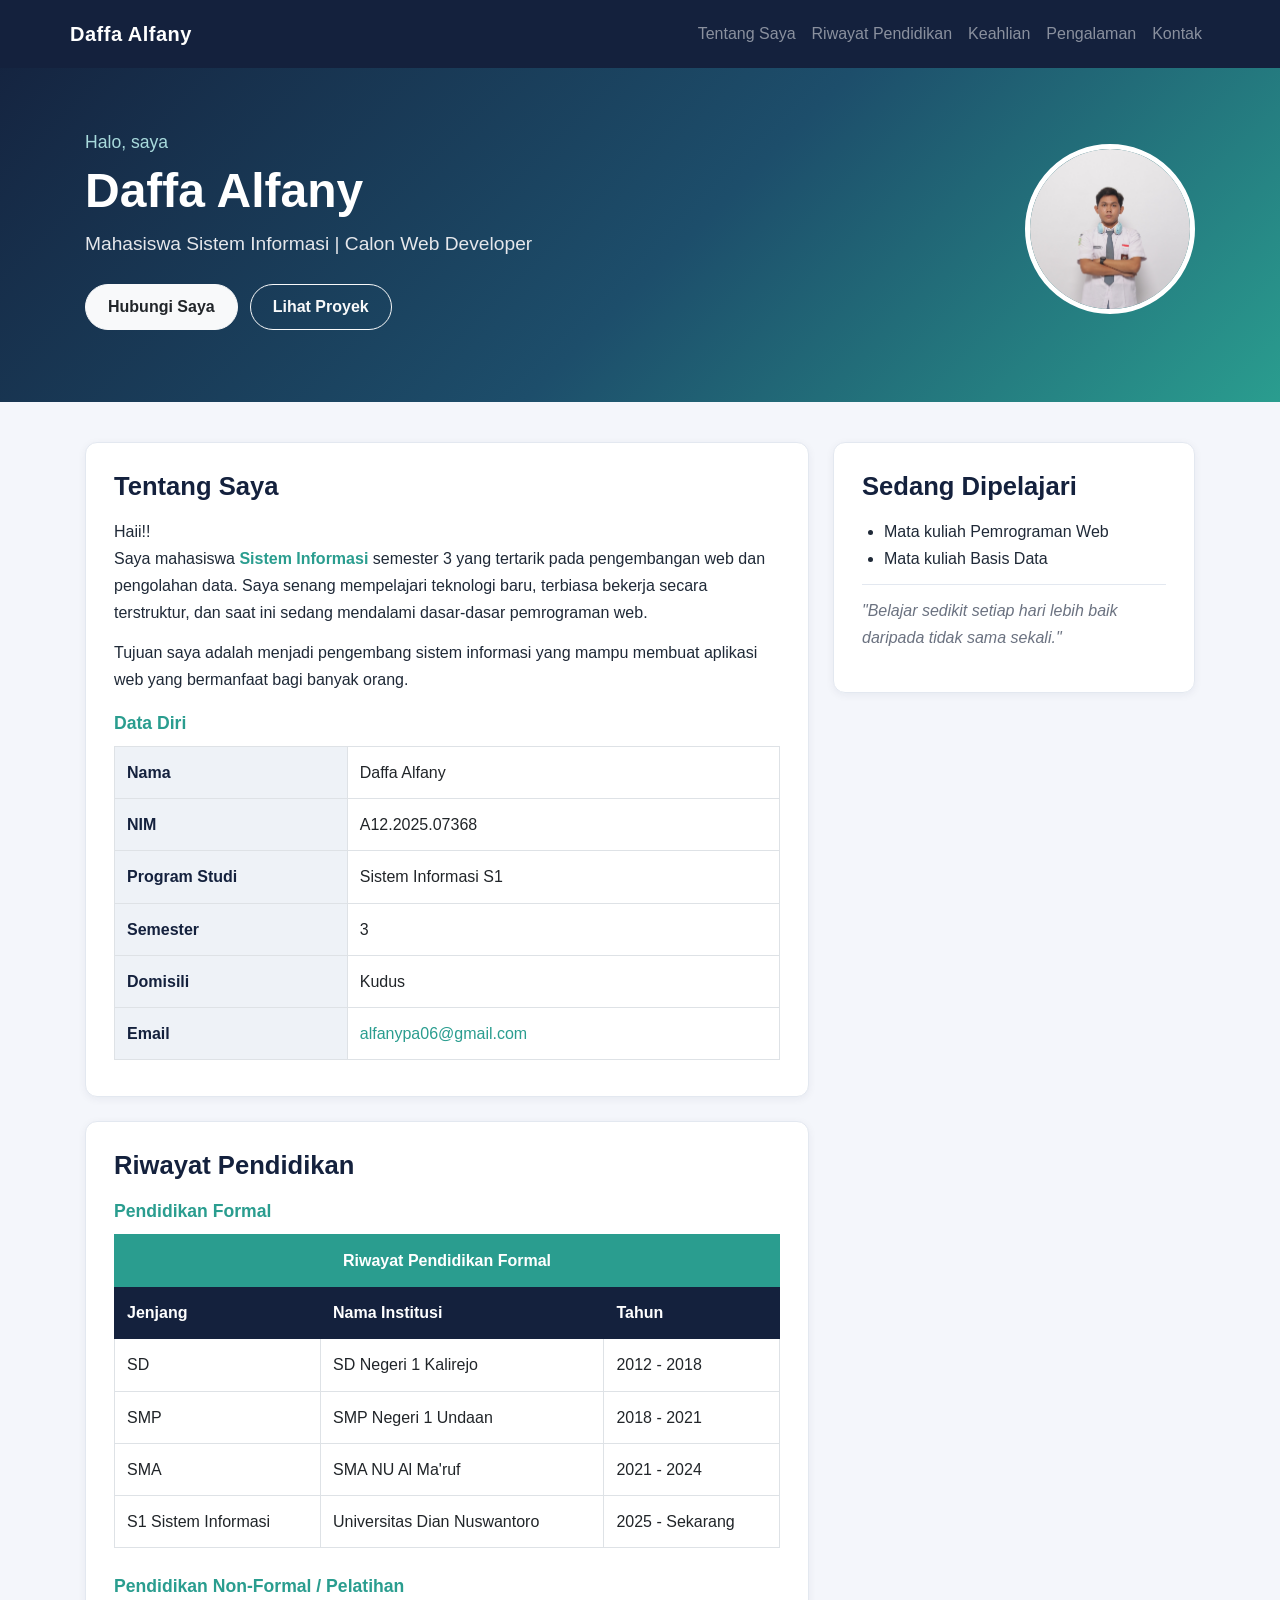
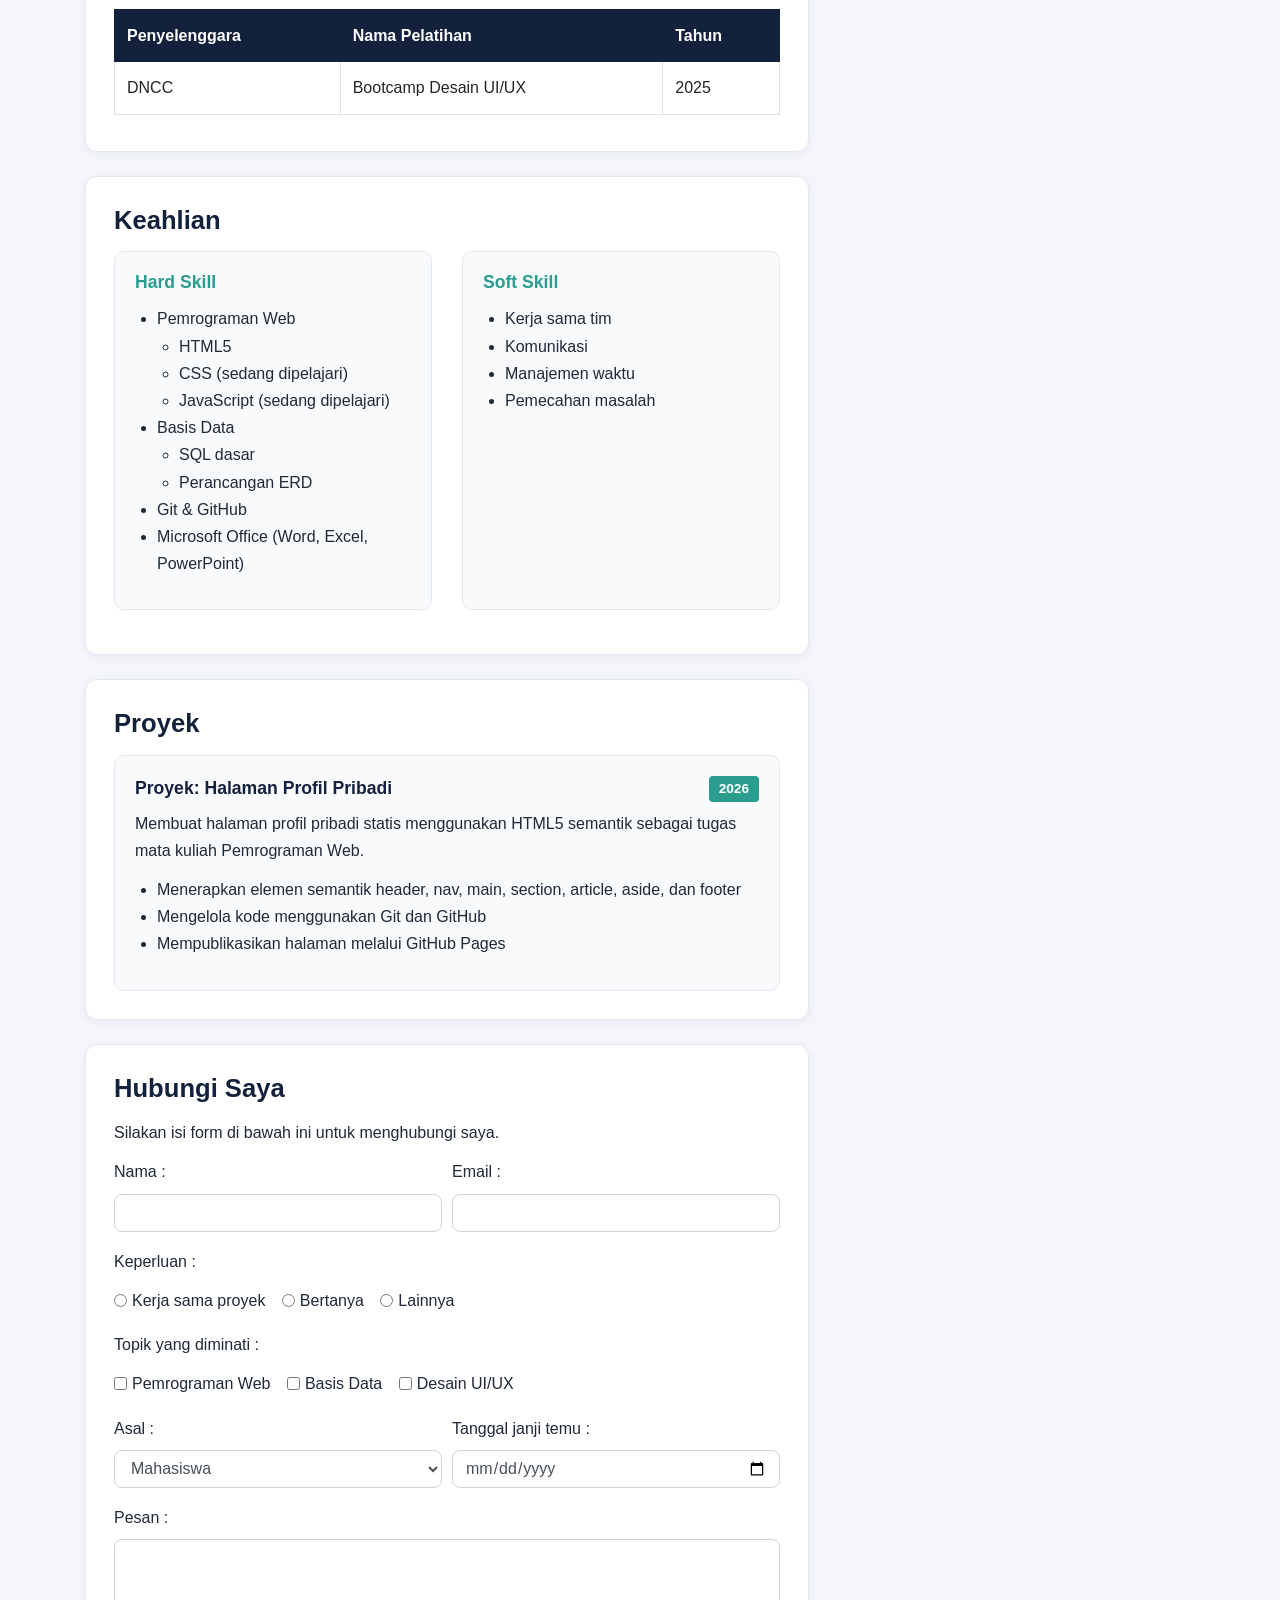
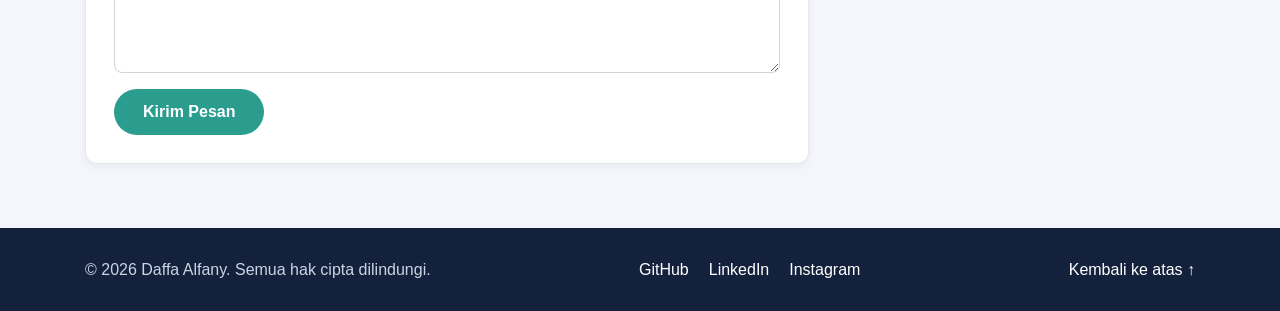
<file: index.html>
<!DOCTYPE html>
<html lang="id">
<head>
    <meta charset="UTF-8">
    <!-- Tag viewport WAJIB untuk responsive: lebar halaman = lebar layar perangkat -->
    <meta name="viewport" content="width=device-width, initial-scale=1.0">
    <title>Daffa Alfany - Profil Pribadi</title>

    <!-- 1) Bootstrap 4.6.2 (offline, file ada di folder css/) -->
    <link rel="stylesheet" href="css/bootstrap.min.css">
    <!-- 2) CSS eksternal buatan sendiri. Ditaruh SETELAH Bootstrap
            supaya aturan di style.css bisa menimpa gaya bawaan Bootstrap -->
    <link rel="stylesheet" href="css/style.css">
</head>

<body>

    <!-- =========================================================
         HEADER: menu navigasi + hero (foto, nama, jabatan)
         ========================================================= -->
    <header id="atas" class="kepala">

        <!-- Navbar Bootstrap: navbar-expand (tanpa akhiran) = menu selalu
             tampil berjajar di semua ukuran layar, tanpa tombol burger,
             sehingga tidak memerlukan JavaScript sama sekali -->
        <nav id="menu" class="navbar navbar-expand navbar-dark fixed-top menu-utama">
            <div class="container">
                <a class="navbar-brand" href="#atas">Daffa Alfany</a>
                <ul class="navbar-nav ml-auto">
                    <li class="nav-item"><a class="nav-link" href="#tentang">Tentang Saya</a></li>
                    <li class="nav-item"><a class="nav-link" href="#pendidikan">Riwayat Pendidikan</a></li>
                    <li class="nav-item"><a class="nav-link" href="#keahlian">Keahlian</a></li>
                    <li class="nav-item"><a class="nav-link" href="#pengalaman">Pengalaman</a></li>
                    <li class="nav-item"><a class="nav-link" href="#kontak">Kontak</a></li>
                </ul>
            </div>
        </nav>

        <!-- Hero: disusun dengan Flexbox (lihat .hero di style.css) -->
        <div class="container">
            <div class="hero">
                <a href="images/foto-profil.jpg" class="hero-foto">
                    <img src="images/foto-profil.jpg" alt="Foto profil Daffa Alfany"
                         width="170" height="170" class="foto-profil">
                </a>
                <div class="hero-teks">
                    <p class="hero-sapaan">Halo, saya</p>
                    <h1>Daffa Alfany</h1>
                    <p class="hero-peran">Mahasiswa Sistem Informasi | Calon Web Developer</p>
                    <div class="hero-tombol">
                        <a href="#kontak" class="btn btn-light">Hubungi Saya</a>
                        <a href="#pengalaman" class="btn btn-outline-light">Lihat Proyek</a>
                    </div>
                </div>
            </div>
        </div>
    </header>

    <!-- =========================================================
         LAYOUT UTAMA: CSS Grid 2 kolom (main 2fr + aside 1fr)
         ========================================================= -->
    <div class="container">
        <div class="susunan-konten">

            <main>

                <!-- ---------- Tentang Saya ---------- -->
                <section id="tentang" class="kartu">
                    <h2>Tentang Saya</h2>
                    <p>
                        Haii!!<br>
                        Saya mahasiswa <span id="prodi">Sistem Informasi</span>
                        semester 3 yang tertarik pada pengembangan web dan pengolahan
                        data. Saya senang mempelajari teknologi baru, terbiasa bekerja
                        secara terstruktur, dan saat ini sedang mendalami dasar-dasar
                        pemrograman web.
                    </p>
                    <p>
                        Tujuan saya adalah menjadi pengembang sistem informasi yang
                        mampu membuat aplikasi web yang bermanfaat bagi banyak orang.
                    </p>

                    <h3>Data Diri</h3>
                    <!-- .table-responsive: tabel boleh digeser di dalam kotaknya,
                         halaman tidak ikut melebar di layar kecil -->
                    <div class="table-responsive">
                        <table id="tabel-data-diri" class="table table-bordered">
                            <tr>
                                <th>Nama</th>
                                <td>Daffa Alfany</td>
                            </tr>
                            <tr>
                                <th>NIM</th>
                                <td>A12.2025.07368</td>
                            </tr>
                            <tr>
                                <th>Program Studi</th>
                                <td>Sistem Informasi S1</td>
                            </tr>
                            <tr>
                                <th>Semester</th>
                                <td>3</td>
                            </tr>
                            <tr>
                                <th>Domisili</th>
                                <td>Kudus</td>
                            </tr>
                            <tr>
                                <th>Email</th>
                                <td><a href="mailto:alfanypa06@gmail.com">alfanypa06@gmail.com</a></td>
                            </tr>
                        </table>
                    </div>
                </section>

                <!-- ---------- Riwayat Pendidikan ---------- -->
                <section id="pendidikan" class="kartu">
                    <h2>Riwayat Pendidikan</h2>

                    <h3>Pendidikan Formal</h3>
                    <div class="table-responsive">
                        <table id="tabel-pendidikan" class="table table-bordered table-hover tabel-cv">
                            <tr>
                                <th colspan="3" class="judul-tabel">Riwayat Pendidikan Formal</th>
                            </tr>
                            <tr>
                                <th>Jenjang</th>
                                <th>Nama Institusi</th>
                                <th>Tahun</th>
                            </tr>
                            <tr>
                                <td>SD</td>
                                <td>SD Negeri 1 Kalirejo</td>
                                <td>2012 - 2018</td>
                            </tr>
                            <tr>
                                <td>SMP</td>
                                <td>SMP Negeri 1 Undaan</td>
                                <td>2018 - 2021</td>
                            </tr>
                            <tr>
                                <td>SMA</td>
                                <td>SMA NU Al Ma'ruf</td>
                                <td>2021 - 2024</td>
                            </tr>
                            <tr>
                                <td>S1 Sistem Informasi</td>
                                <td>Universitas Dian Nuswantoro</td>
                                <td>2025 - Sekarang</td>
                            </tr>
                        </table>
                    </div>

                    <h3>Pendidikan Non-Formal / Pelatihan</h3>
                    <div class="table-responsive">
                        <table id="tabel-pelatihan" class="table table-bordered table-hover tabel-cv">
                            <tr>
                                <th>Penyelenggara</th>
                                <th>Nama Pelatihan</th>
                                <th>Tahun</th>
                            </tr>
                            <tr>
                                <td>DNCC</td>
                                <td>Bootcamp Desain UI/UX</td>
                                <td>2025</td>
                            </tr>
                        </table>
                    </div>
                </section>

                <!-- ---------- Keahlian ---------- -->
                <!-- Grid Bootstrap: .row berisi .col; di layar ≥576px jadi 2 kolom -->
                <section id="keahlian" class="kartu">
                    <h2>Keahlian</h2>
                    <div class="row">
                        <div class="col-sm-6 mb-3">
                            <div class="kotak-keahlian">
                                <h3>Hard Skill</h3>
                                <ul>
                                    <li>Pemrograman Web
                                        <ul>
                                            <li>HTML5</li>
                                            <li>CSS (sedang dipelajari)</li>
                                            <li>JavaScript (sedang dipelajari)</li>
                                        </ul>
                                    </li>
                                    <li>Basis Data
                                        <ul>
                                            <li>SQL dasar</li>
                                            <li>Perancangan ERD</li>
                                        </ul>
                                    </li>
                                    <li>Git &amp; GitHub</li>
                                    <li>Microsoft Office (Word, Excel, PowerPoint)</li>
                                </ul>
                            </div>
                        </div>
                        <div class="col-sm-6 mb-3">
                            <div class="kotak-keahlian">
                                <h3>Soft Skill</h3>
                                <ul>
                                    <li>Kerja sama tim</li>
                                    <li>Komunikasi</li>
                                    <li>Manajemen waktu</li>
                                    <li>Pemecahan masalah</li>
                                </ul>
                            </div>
                        </div>
                    </div>
                </section>

                <!-- ---------- Proyek ---------- -->
                <section id="pengalaman" class="kartu">
                    <h2>Proyek</h2>

                    <article class="proyek">
                        <div class="proyek-kepala">
                            <h3>Proyek: Halaman Profil Pribadi</h3>
                            <span class="badge badge-info">2026</span>
                        </div>
                        <p>
                            Membuat halaman profil pribadi statis menggunakan HTML5
                            semantik sebagai tugas mata kuliah Pemrograman Web.
                        </p>
                        <ul>
                            <li>Menerapkan elemen semantik header, nav, main, section, article, aside, dan footer</li>
                            <li>Mengelola kode menggunakan Git dan GitHub</li>
                            <li>Mempublikasikan halaman melalui GitHub Pages</li>
                        </ul>
                    </article>
                </section>

                <!-- ---------- Kontak (Form) ---------- -->
                <section id="kontak" class="kartu">
                    <h2>Hubungi Saya</h2>
                    <p>Silakan isi form di bawah ini untuk menghubungi saya.</p>

                    <form action="#" method="get">
                        <!-- .form-row + .col-md-6: Nama & Email berdampingan di layar lebar -->
                        <div class="form-row">
                            <div class="form-group col-md-6">
                                <label for="fnama">Nama :</label>
                                <input type="text" id="fnama" name="fnama" class="form-control">
                            </div>
                            <div class="form-group col-md-6">
                                <label for="femail">Email :</label>
                                <input type="email" id="femail" name="femail" class="form-control">
                            </div>
                        </div>
                        <div class="form-group">
                            <p class="label-grup">Keperluan :</p>
                            <div class="form-check form-check-inline">
                                <input type="radio" id="fkeperluan1" name="fkeperluan" value="proyek" class="form-check-input">
                                <label for="fkeperluan1" class="form-check-label">Kerja sama proyek</label>
                            </div>
                            <div class="form-check form-check-inline">
                                <input type="radio" id="fkeperluan2" name="fkeperluan" value="tanya" class="form-check-input">
                                <label for="fkeperluan2" class="form-check-label">Bertanya</label>
                            </div>
                            <div class="form-check form-check-inline">
                                <input type="radio" id="fkeperluan3" name="fkeperluan" value="lainnya" class="form-check-input">
                                <label for="fkeperluan3" class="form-check-label">Lainnya</label>
                            </div>
                        </div>
                        <div class="form-group">
                            <p class="label-grup">Topik yang diminati :</p>
                            <div class="form-check form-check-inline">
                                <input type="checkbox" id="ftopik1" name="ftopik1" value="web" class="form-check-input">
                                <label for="ftopik1" class="form-check-label">Pemrograman Web</label>
                            </div>
                            <div class="form-check form-check-inline">
                                <input type="checkbox" id="ftopik2" name="ftopik2" value="data" class="form-check-input">
                                <label for="ftopik2" class="form-check-label">Basis Data</label>
                            </div>
                            <div class="form-check form-check-inline">
                                <input type="checkbox" id="ftopik3" name="ftopik3" value="desain" class="form-check-input">
                                <label for="ftopik3" class="form-check-label">Desain UI/UX</label>
                            </div>
                        </div>
                        <div class="form-row">
                            <div class="form-group col-md-6">
                                <label for="fasal">Asal :</label>
                                <select id="fasal" name="fasal" class="form-control">
                                    <option value="mahasiswa">Mahasiswa</option>
                                    <option value="dosen">Dosen</option>
                                    <option value="umum">Umum</option>
                                </select>
                            </div>
                            <div class="form-group col-md-6">
                                <label for="ftanggal">Tanggal janji temu :</label>
                                <input type="date" id="ftanggal" name="ftanggal" class="form-control">
                            </div>
                        </div>
                        <div class="form-group">
                            <label for="fpesan">Pesan :</label>
                            <textarea id="fpesan" name="fpesan" rows="5" class="form-control"></textarea>
                        </div>
                        <div>
                            <input type="submit" value="Kirim Pesan" class="btn tombol-kirim">
                        </div>
                    </form>
                </section>

            </main>

            <!-- ---------- Sidebar ---------- -->
            <aside id="info-tambahan" class="samping">
                <div class="kartu">
                    <h2>Sedang Dipelajari</h2>
                    <ul>
                        <li>Mata kuliah Pemrograman Web</li>
                        <li>Mata kuliah Basis Data</li>
                    </ul>
                    <p class="kutipan"><em>"Belajar sedikit setiap hari lebih baik daripada tidak sama sekali."</em></p>
                </div>
            </aside>

        </div>
    </div>

    <!-- =========================================================
         FOOTER: media sosial + hak cipta (disusun dengan Flexbox)
         ========================================================= -->
    <footer class="kaki">
        <div class="container kaki-dalam">
            <p>&copy; 2026 Daffa Alfany. Semua hak cipta dilindungi.</p>
            <ul class="medsos">
                <li><a href="https://github.com/Alfany06">GitHub</a></li>
                <li><a href="https://www.linkedin.com/in/daffa-alfany-26b480376/">LinkedIn</a></li>
                <li><a href="https://www.instagram.com/pa_daffany19">Instagram</a></li>
            </ul>
            <p><a href="#atas">Kembali ke atas &uarr;</a></p>
        </div>
    </footer>

</body>
</html>
</file>
<file: css/style.css>
/* =========================================================
   style.css - Halaman Profil Daffa Alfany (Tugas 2)

   Daftar isi:
   1. Reset & pengaturan dasar
   2. Navbar (menu)
   3. Header & hero (Flexbox)
   4. Layout utama (CSS Grid)
   5. Kartu & judul
   6. Tabel
   7. Keahlian & proyek
   8. Form
   9. Sidebar (aside)
   10. Footer (Flexbox)
   11. Responsive (media queries)

   Palet warna:
   #14213d = biru tua   (navbar, judul, footer)
   #2a9d8f = hijau toska (aksen, tombol, link)
   #f4f6fb = abu-abu muda (latar halaman)
   #1f2937 = abu-abu gelap (warna teks)
   ========================================================= */


/* ---------- 1. Reset & pengaturan dasar ---------- */

/* Universal reset: padding & border dihitung di dalam lebar elemen */
* {
    box-sizing: border-box;
    margin: 0;
    padding: 0;
}

/* Saat klik menu, halaman bergulir halus ke bagian tujuan */
html {
    scroll-behavior: smooth;
}

body {
    font-family: "Segoe UI", Roboto, Arial, sans-serif;
    font-size: 16px;
    line-height: 1.7;
    color: #1f2937;
    background-color: #f4f6fb;
}

/* Gambar tidak boleh melebihi lebar wadahnya (mencegah scroll horizontal) */
img {
    max-width: 100%;
}

a {
    color: #2a9d8f;
    transition: color 0.2s;
}

a:hover {
    color: #14213d;
}


/* ---------- 2. Navbar (menu) ---------- */

.menu-utama {
    background-color: #14213d;
    padding-top: 12px;
    padding-bottom: 12px;
}

/* Isi navbar boleh membungkus ke baris berikutnya bila ruang sempit,
   sehingga menu tidak terpotong dan tidak memunculkan scroll horizontal */
.menu-utama .container {
    flex-wrap: wrap;
}

.menu-utama .navbar-nav {
    flex-wrap: wrap;
}

.menu-utama .navbar-brand {
    font-weight: 700;
    letter-spacing: 0.5px;
}

.menu-utama .nav-link {
    border-radius: 6px;
    transition: background-color 0.2s, color 0.2s;
}

/* :hover = kursor di atas menu, :focus = dipilih lewat keyboard (Tab) */
.menu-utama .nav-link:hover,
.menu-utama .nav-link:focus {
    color: #ffffff;
    background-color: #2a9d8f;
}


/* ---------- 3. Header & hero (Flexbox) ---------- */

.kepala {
    /* Latar gradasi dibuat dengan background-image */
    background-image: linear-gradient(135deg, #14213d 0%, #1d4e6b 55%, #2a9d8f 100%);
    color: #ffffff;
    padding-top: 64px;   /* memberi ruang untuk navbar yang menempel di atas */
}

/* Hero: foto dan teks disusun berdampingan dengan Flexbox */
.hero {
    display: flex;
    justify-content: space-between;
    align-items: center;
    gap: 36px;
    padding: 64px 0 72px;
}

/* Di desktop foto dipindah ke kanan (order), di mobile kembali ke atas */
.hero-foto {
    order: 2;
}

.foto-profil {
    width: 170px;
    height: 170px;
    object-fit: cover;
    border: 5px solid #ffffff;
    border-radius: 50%;
    transition: border-color 0.3s;
}

.hero-foto:hover .foto-profil,
.hero-foto:focus .foto-profil {
    border-color: #2a9d8f;
}

.hero-sapaan {
    font-size: 1.1rem;
    color: #a8dadc;
    margin-bottom: 4px;
}

.hero-teks h1 {
    font-size: 3rem;
    font-weight: 800;
    margin-bottom: 8px;
}

.hero-peran {
    font-size: 1.2rem;
    color: #e5e7eb;
    margin-bottom: 24px;
}

.hero-tombol {
    display: flex;
    flex-wrap: wrap;
    gap: 12px;
}

.hero-tombol .btn {
    padding: 10px 22px;
    border-radius: 30px;
    font-weight: 600;
}


/* ---------- 4. Layout utama (CSS Grid) ---------- */

/* 2 kolom: konten utama (2fr) dan sidebar (1fr) */
.susunan-konten {
    display: grid;
    grid-template-columns: 2fr 1fr;
    gap: 24px;
    align-items: start;
    margin: 40px 0;
}

/* Isi grid boleh menyempit lebih kecil dari isinya (misal tabel),
   sehingga tidak muncul scroll horizontal di layar sangat kecil */
.susunan-konten > main,
.susunan-konten > aside {
    min-width: 0;
}


/* ---------- 5. Kartu & judul ---------- */

.kartu {
    background-color: #ffffff;
    border: 1px solid #e3e8f0;
    border-radius: 12px;
    padding: 28px;
    margin-bottom: 24px;
    box-shadow: 0 2px 8px rgba(20, 33, 61, 0.06);
    transition: box-shadow 0.3s;
}

.kartu:hover {
    box-shadow: 0 8px 24px rgba(20, 33, 61, 0.12);
}

/* Agar judul section tidak tertutup navbar saat diklik dari menu */
section {
    scroll-margin-top: 80px;
}

.kartu h2 {
    font-size: 1.6rem;
    font-weight: 700;
    color: #14213d;
    margin-bottom: 16px;
}

.kartu h3 {
    font-size: 1.1rem;
    font-weight: 700;
    color: #2a9d8f;
    margin: 20px 0 12px;
}

.kartu p {
    margin-bottom: 12px;
}

/* Reset di atas menghapus jarak list, jadi dikembalikan di sini */
.kartu ul {
    padding-left: 22px;
    margin-bottom: 12px;
}

.kartu ul ul {
    margin-bottom: 0;
}

#prodi {
    font-weight: 700;
    color: #2a9d8f;
}


/* ---------- 6. Tabel ---------- */

.table {
    margin-bottom: 8px;
}

/* Judul kolom tabel pendidikan */
.tabel-cv th {
    background-color: #14213d;
    color: #ffffff;
    border-color: #14213d;
}

/* Baris judul yang digabung dengan colspan */
.tabel-cv .judul-tabel {
    background-color: #2a9d8f;
    border-color: #2a9d8f;
    text-align: center;
}

/* Tabel data diri: judul baris di kolom kiri */
#tabel-data-diri th {
    width: 35%;
    background-color: #eef2f7;
    color: #14213d;
}


/* ---------- 7. Keahlian & proyek ---------- */

.kotak-keahlian {
    height: 100%;
    background-color: #f8fafc;
    border: 1px solid #e3e8f0;
    border-radius: 10px;
    padding: 20px;
    transition: border-color 0.3s;
}

.kotak-keahlian:hover {
    border-color: #2a9d8f;
}

.kotak-keahlian h3 {
    margin-top: 0;
}

.proyek {
    background-color: #f8fafc;
    border: 1px solid #e3e8f0;
    border-radius: 10px;
    padding: 20px;
}

/* Judul proyek dan tahun sejajar kiri-kanan dengan Flexbox */
.proyek-kepala {
    display: flex;
    justify-content: space-between;
    align-items: center;
    gap: 12px;
    margin-bottom: 8px;
}

.proyek-kepala h3 {
    margin: 0;
    color: #14213d;
}

.proyek .badge-info {
    background-color: #2a9d8f;
    font-size: 0.85rem;
    padding: 6px 10px;
}


/* ---------- 8. Form ---------- */

.label-grup {
    margin-bottom: 6px;
}

.form-control {
    border-radius: 8px;
    transition: border-color 0.2s, box-shadow 0.2s;
}

/* Kolom isian yang sedang aktif diberi garis toska */
.form-control:focus {
    border-color: #2a9d8f;
    box-shadow: 0 0 0 3px rgba(42, 157, 143, 0.2);
}

.tombol-kirim {
    background-color: #2a9d8f;
    color: #ffffff;
    padding: 10px 28px;
    border-radius: 30px;
    font-weight: 600;
    transition: background-color 0.2s;
}

.tombol-kirim:hover,
.tombol-kirim:focus {
    background-color: #14213d;
    color: #ffffff;
}


/* ---------- 9. Sidebar (aside) ---------- */

/* Sidebar ikut menempel saat halaman digulir */
.samping {
    position: sticky;
    top: 88px;
}

.kutipan {
    color: #6b7280;
    border-top: 1px solid #e3e8f0;
    padding-top: 12px;
    margin-top: 12px;
}


/* ---------- 10. Footer (Flexbox) ---------- */

.kaki {
    background-color: #14213d;
    color: #cbd5e1;
    padding: 28px 0;
}

.kaki-dalam {
    display: flex;
    justify-content: space-between;
    align-items: center;
    flex-wrap: wrap;
    gap: 16px;
}

.kaki p {
    margin: 0;
}

.medsos {
    display: flex;
    gap: 20px;
    list-style: none;
    margin: 0;
}

.kaki a {
    color: #ffffff;
    text-decoration: none;
}

.kaki a:hover,
.kaki a:focus {
    color: #2a9d8f;
}


/* ---------- 11. Responsive (media queries) ---------- */

/* Tablet: ruang lebih sempit, jarak dikurangi */
@media (max-width: 991px) {
    .hero-teks h1 {
        font-size: 2.5rem;
    }

    .kartu {
        padding: 22px;
    }
}

/* Mobile: lebar layar di bawah 768px */
@media (max-width: 767px) {

    /* Karena menu selalu tampil (tanpa burger), di layar kecil navbar
       dibuat tidak menempel supaya tidak menutupi konten saat menu
       membungkus ke beberapa baris. Brand di atas, menu di bawah, rata tengah. */
    .menu-utama {
        position: static;
    }

    .menu-utama .container {
        justify-content: center;
    }

    .menu-utama .navbar-nav {
        justify-content: center;
        margin-left: 0 !important;   /* batalkan ml-auto */
        padding-top: 8px;
    }

    /* Navbar tidak lagi menempel, jadi ruang atas tidak diperlukan */
    .kepala {
        padding-top: 0;
    }

    /* Grid 2 kolom menjadi 1 kolom (aside pindah ke bawah) */
    .susunan-konten {
        grid-template-columns: 1fr;
        margin: 24px 0;
    }

    /* Hero: foto pindah ke atas teks, semua rata tengah */
    .hero {
        flex-direction: column;
        text-align: center;
        gap: 20px;
        padding: 40px 0 48px;
    }

    .hero-foto {
        order: 0;
    }

    .foto-profil {
        width: 130px;
        height: 130px;
    }

    .hero-teks h1 {
        font-size: 2.1rem;
    }

    .hero-peran {
        font-size: 1rem;
    }

    .hero-tombol {
        justify-content: center;
    }

    /* Sidebar tidak perlu menempel di layar kecil */
    .samping {
        position: static;
    }

    .kartu {
        padding: 18px;
    }

    .kartu h2 {
        font-size: 1.4rem;
    }

    .table {
        font-size: 0.9rem;
    }

    /* Judul proyek & tahun ditumpuk ke bawah */
    .proyek-kepala {
        flex-direction: column;
        align-items: flex-start;
    }

    /* Footer: semua isi ditumpuk dan rata tengah */
    .kaki-dalam {
        flex-direction: column;
        text-align: center;
    }
}
</file>
